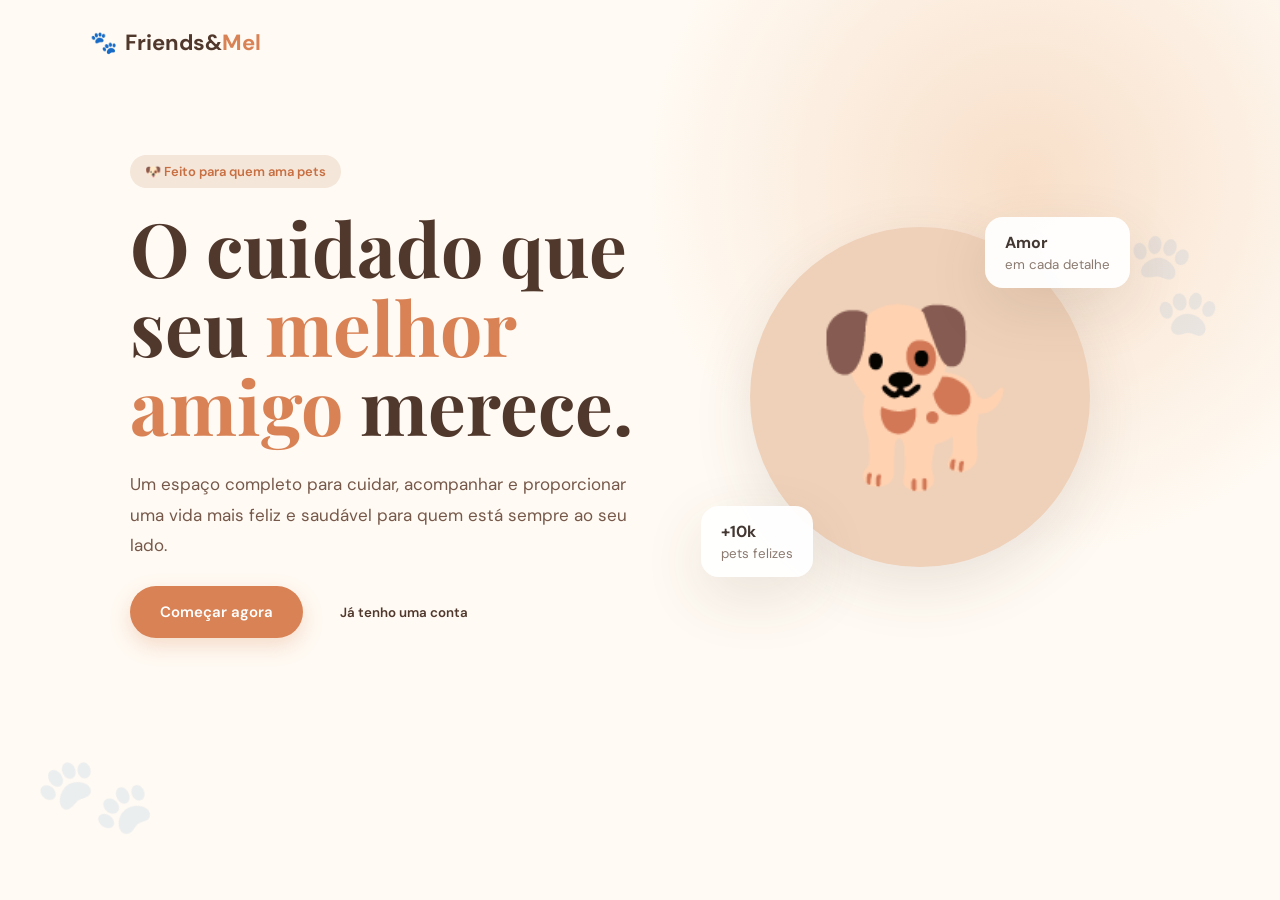
<file: index.html>
<!DOCTYPE html>
<html lang="pt-BR">
<head>
    <meta charset="UTF-8">
    <meta name="viewport" content="width=device-width, initial-scale=1.0">

    <title>Friends&Mel | Seu pet em boas mãos</title>

    <link rel="preconnect" href="https://fonts.googleapis.com">
    <link rel="preconnect" href="https://fonts.gstatic.com" crossorigin>

    <link href="https://fonts.googleapis.com/css2?family=DM+Sans:wght@400;500;600;700&family=Playfair+Display:wght@600;700&display=swap" rel="stylesheet">

    <link rel="stylesheet" href="style.css">
</head>

<body>

    <!-- ==================== PÁGINA INICIAL ==================== -->

    <section id="home" class="hero">

        <nav class="navbar">

            <div class="logo">
                🐾
                <span>Friends&<span>Mel</span></span>
            </div>

        </nav>


        <div class="hero-content">

            <div class="hero-text">

                <span class="tag">
                    🐶 Feito para quem ama pets
                </span>

                <h1>
                    O cuidado que seu
                    <span>melhor amigo</span>
                    merece.
                </h1>

                <p>
                    Um espaço completo para cuidar, acompanhar e
                    proporcionar uma vida mais feliz e saudável para
                    quem está sempre ao seu lado.
                </p>

                <div class="hero-buttons">

              <button
    class="btn btn-primary btn-large"
    onclick="window.location.href='cadastro.html'">
    Começar agora 
</button>
                    <button
                        class="btn btn-link"
                        onclick="mostrarTela('login')">
                        Já tenho uma conta
                    </button>

                </div>

            </div>


            <div class="pet-card">

                <div class="pet-circle">
                    🐕
                </div>

                <div class="floating-card card-top">
                    <strong>Amor</strong>
                    <small>em cada detalhe</small>
                </div>

                <div class="floating-card card-bottom">
                     <strong>+10k</strong>
                    <small>pets felizes</small>
                </div>

            </div>

        </div>


        <div class="paw paw-1">🐾</div>
        <div class="paw paw-2">🐾</div>

    </section>


    <!-- ==================== CADASTRO ==================== -->

    <section id="cadastro" class="auth-screen hidden">

        <div class="auth-box">

            <button class="back" onclick="mostrarTela('home')">
             Voltar
            </button>

            <div class="auth-icon">
                🐾
            </div>

            <h2>Crie sua conta</h2>

            <p class="subtitle">
                Comece a cuidar ainda melhor do seu companheiro.
            </p>


            <form onsubmit="cadastrar(event)">

                <label for="nome">
                    Seu nome
                </label>

                <input
                    type="text"
                    id="nome"
                    placeholder="Digite seu nome"
                    required
                >


                <label for="emailCadastro">
                    E-mail
                </label>

                <input
                    type="email"
                    id="emailCadastro"
                    placeholder="seu@email.com"
                    required
                >


                <label for="senhaCadastro">
                    Senha
                </label>

                <input
                    type="password"
                    id="senhaCadastro"
                    placeholder="Crie uma senha"
                    required
                >


                <button
                    class="btn btn-primary full"
                    type="submit">
                    Criar minha conta
                </button>

            </form>


            <p class="switch">
                Já possui uma conta?

                <button onclick="mostrarTela('login')">
                    Entrar
                </button>
            </p>

        </div>

    </section>


    <!-- ==================== LOGIN ==================== -->

    <section id="login" class="auth-screen hidden">

        <div class="auth-box">

            <button class="back" onclick="mostrarTela('home')">
             Voltar
            </button>

            <div class="auth-icon">
                🐶
            </div>

            <h2>Bem-vindo de volta!</h2>

            <p class="subtitle">
                Entre para continuar cuidando do seu pet.
            </p>


            <form onsubmit="login(event)">

                <label for="emailLogin">
                    E-mail
                </label>

                <input
                    type="email"
                    id="emailLogin"
                    placeholder="seu@email.com"
                    required
                >


                <label for="senhaLogin">
                    Senha
                </label>

                <input
                    type="password"
                    id="senhaLogin"
                    placeholder="Digite sua senha"
                    required
                >


                <div class="forgot">
                    <a href="#">
                        Esqueci minha senha
                    </a>
                </div>


                <button
                    class="btn btn-primary full"
                    type="submit">
                    Entrar
                </button>

            </form>


            <p class="switch">
                Ainda não possui uma conta?

                <button onclick="mostrarTela('cadastro')">
                    Criar conta
                </button>
            </p>

        </div>

    </section>


    <!-- ==================== SITE PRINCIPAL ==================== -->

    <section id="site" class="site-screen hidden">

        <nav class="navbar dashboard-nav">

            <div class="logo">
                🐾
                <span>Friends&<span>Mel</span></span>
            </div>

            <div class="user-area">

                <span id="userName">
                    Olá!
                </span>

                <button
                    class="btn btn-outline"
                    onclick="logout()">
                    Sair
                </button>

            </div>

        </nav>


        <main class="dashboard">

            <div class="welcome">

                <span class="tag">
                    ✨ Área do tutor
                </span>

                <h1>
                    Olá,
                    <span id="welcomeName">
                        amigo
                    </span>!
                </h1>

                <p>
                    Tudo pronto para deixar o dia do seu pet ainda melhor?
                </p>

            </div>


            <div class="dashboard-grid">

                <div class="dashboard-card">

                    <div class="dashboard-icon">
                        🐕
                    </div>

                    <h3>
                        Meus pets
                    </h3>

                    <p>
                        Cadastre e acompanhe seus companheiros.
                    </p>

                    <button>
                        Ver pets
                    </button>

                </div>


                <div class="dashboard-card">

                    <div class="dashboard-icon">
                        ❤️
                    </div>

                    <h3>
                        Cuidados
                    </h3>

                    <p>
                        Organize vacinas, consultas e cuidados.
                    </p>

                    <button>
                        Ver cuidados
                    </button>

                </div>


                <div class="dashboard-card">

                    <div class="dashboard-icon">
                        📅
                    </div>

                    <h3>
                        Agenda
                    </h3>

                    <p>
                        Nunca mais esqueça um compromisso.
                    </p>

                    <button>
                        Minha agenda 
                    </button>

                </div>

            </div>

        </main>

    </section>


    <script src="script.js"></script>

</body>
</html>
</file>
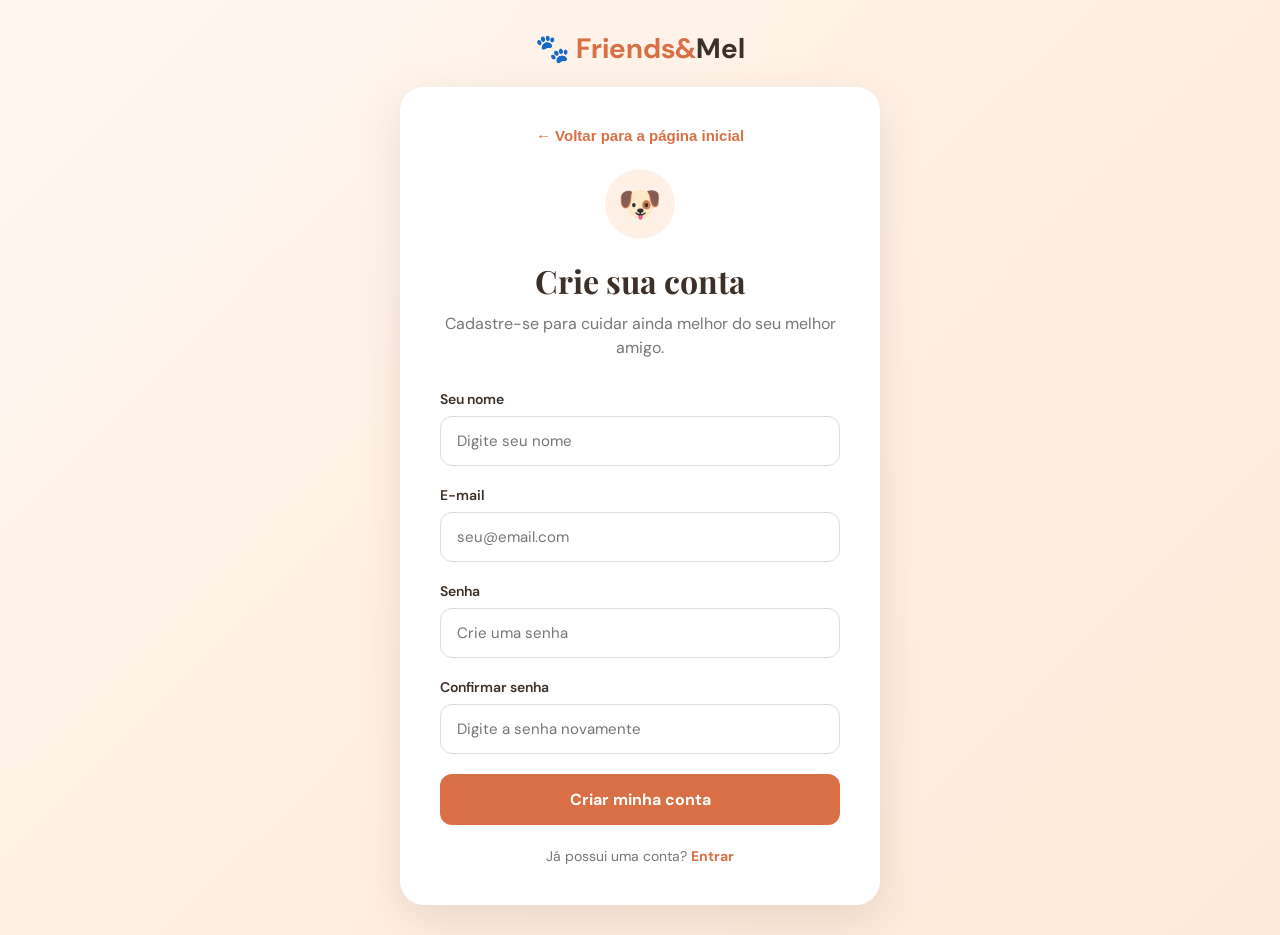
<file: cadastro.html>
<!DOCTYPE html>
<html lang="pt-BR">
<head>
    <meta charset="UTF-8">
    <meta name="viewport" content="width=device-width, initial-scale=1.0">

    <title>Cadastro | Friends&Mel</title>

    <link rel="preconnect" href="https://fonts.googleapis.com">
    <link rel="preconnect" href="https://fonts.gstatic.com" crossorigin>

    <link href="https://fonts.googleapis.com/css2?family=DM+Sans:wght@400;500;600;700&family=Playfair+Display:wght@600;700&display=swap" rel="stylesheet">

    <style>
        * {
            margin: 0;
            padding: 0;
            box-sizing: border-box;
        }

        body {
            font-family: "DM Sans", sans-serif;
            min-height: 100vh;
            background: linear-gradient(135deg, #fff7f0, #ffe8d6);
            display: flex;
            justify-content: center;
            align-items: center;
            padding: 30px;
            color: #3d3028;
        }

        .container {
            width: 100%;
            max-width: 480px;
        }

        .logo {
            text-align: center;
            margin-bottom: 20px;
            font-size: 28px;
            font-weight: 700;
            color: #d86f45;
        }

        .logo span {
            color: #3d3028;
        }

        .cadastro-box {
            background: white;
            padding: 40px;
            border-radius: 24px;
            box-shadow: 0 15px 45px rgba(80, 50, 30, 0.12);
        }

        .icon {
            width: 70px;
            height: 70px;
            margin: 0 auto 20px;
            border-radius: 50%;
            background: #fff0e5;
            display: flex;
            align-items: center;
            justify-content: center;
            font-size: 35px;
        }

        h1 {
            text-align: center;
            font-family: "Playfair Display", serif;
            font-size: 32px;
            margin-bottom: 10px;
            color: #3d3028;
        }

        .subtitle {
            text-align: center;
            color: #777;
            margin-bottom: 30px;
            line-height: 1.5;
        }

        label {
            display: block;
            margin-bottom: 8px;
            font-weight: 600;
            font-size: 14px;
        }

        input {
            width: 100%;
            padding: 14px 16px;
            margin-bottom: 20px;
            border: 1px solid #ddd;
            border-radius: 12px;
            font-size: 15px;
            outline: none;
            transition: 0.3s;
            font-family: inherit;
        }

        input:focus {
            border-color: #d86f45;
            box-shadow: 0 0 0 3px rgba(216, 111, 69, 0.12);
        }

        .btn {
            width: 100%;
            border: none;
            padding: 15px;
            border-radius: 12px;
            font-size: 16px;
            font-weight: 700;
            cursor: pointer;
            transition: 0.3s;
            font-family: inherit;
        }

        .btn-primary {
            background: #d86f45;
            color: white;
        }

        .btn-primary:hover {
            background: #bd5933;
            transform: translateY(-2px);
        }

        .back {
            display: block;
            margin: 0 auto 25px;
            border: none;
            background: none;
            color: #d86f45;
            font-size: 15px;
            font-weight: 600;
            cursor: pointer;
        }

        .back:hover {
            text-decoration: underline;
        }

        .login-link {
            text-align: center;
            margin-top: 22px;
            color: #777;
            font-size: 14px;
        }

        .login-link a {
            color: #d86f45;
            font-weight: 700;
            text-decoration: none;
        }

        .login-link a:hover {
            text-decoration: underline;
        }

        .mensagem {
            display: none;
            margin-top: 20px;
            padding: 15px;
            border-radius: 12px;
            text-align: center;
            font-weight: 600;
        }

        .sucesso {
            display: block;
            background: #e7f8ed;
            color: #267344;
        }

        .erro {
            display: block;
            background: #ffe8e8;
            color: #a83232;
        }

        @media (max-width: 500px) {
            body {
                padding: 15px;
            }

            .cadastro-box {
                padding: 28px 22px;
            }

            h1 {
                font-size: 27px;
            }
        }
    </style>
</head>

<body>

    <div class="container">

        <div class="logo">
            🐾 Friends&<span>Mel</span>
        </div>

        <div class="cadastro-box">

            <button class="back" onclick="voltarInicio()">
                ← Voltar para a página inicial
            </button>

            <div class="icon">
                🐶
            </div>

            <h1>Crie sua conta</h1>

            <p class="subtitle">
                Cadastre-se para cuidar ainda melhor do seu melhor amigo.
            </p>

            <form id="formCadastro">

                <label for="nome">
                    Seu nome
                </label>

                <input
                    type="text"
                    id="nome"
                    placeholder="Digite seu nome"
                    required
                >

                <label for="email">
                    E-mail
                </label>

                <input
                    type="email"
                    id="email"
                    placeholder="seu@email.com"
                    required
                >

                <label for="senha">
                    Senha
                </label>

                <input
                    type="password"
                    id="senha"
                    placeholder="Crie uma senha"
                    minlength="6"
                    required
                >

                <label for="confirmarSenha">
                    Confirmar senha
                </label>

                <input
                    type="password"
                    id="confirmarSenha"
                    placeholder="Digite a senha novamente"
                    minlength="6"
                    required
                >

                <button class="btn btn-primary" type="submit">
                    Criar minha conta
                </button>

            </form>

            <div id="mensagem" class="mensagem"></div>

            <p class="login-link">
                Já possui uma conta?
                <a href="login.html">Entrar</a>
            </p>

        </div>

    </div>

    <script>
        const formCadastro = document.getElementById("formCadastro");
        const mensagem = document.getElementById("mensagem");

        formCadastro.addEventListener("submit", function(event) {

            event.preventDefault();

            const nome = document.getElementById("nome").value.trim();
            const email = document.getElementById("email").value.trim();
            const senha = document.getElementById("senha").value;
            const confirmarSenha = document.getElementById("confirmarSenha").value;

            mensagem.className = "mensagem";

            if (senha.length < 6) {
                mensagem.textContent = "A senha precisa ter pelo menos 6 caracteres.";
                mensagem.classList.add("erro");
                return;
            }

            if (senha !== confirmarSenha) {
                mensagem.textContent = "As senhas não são iguais.";
                mensagem.classList.add("erro");
                return;
            }

            const usuario = {
                nome: nome,
                email: email,
                senha: senha
            };

            localStorage.setItem("usuarioFriendsMel", JSON.stringify(usuario));

            mensagem.textContent = "Conta criada com sucesso! Redirecionando...";
            mensagem.classList.add("sucesso");

           setTimeout(function() {
    window.location.href = "login.html";
}, 2000);
        });

        function voltarInicio() {
            window.location.href = "index.html";
        }
    </script>

</body>
</html>
</file>
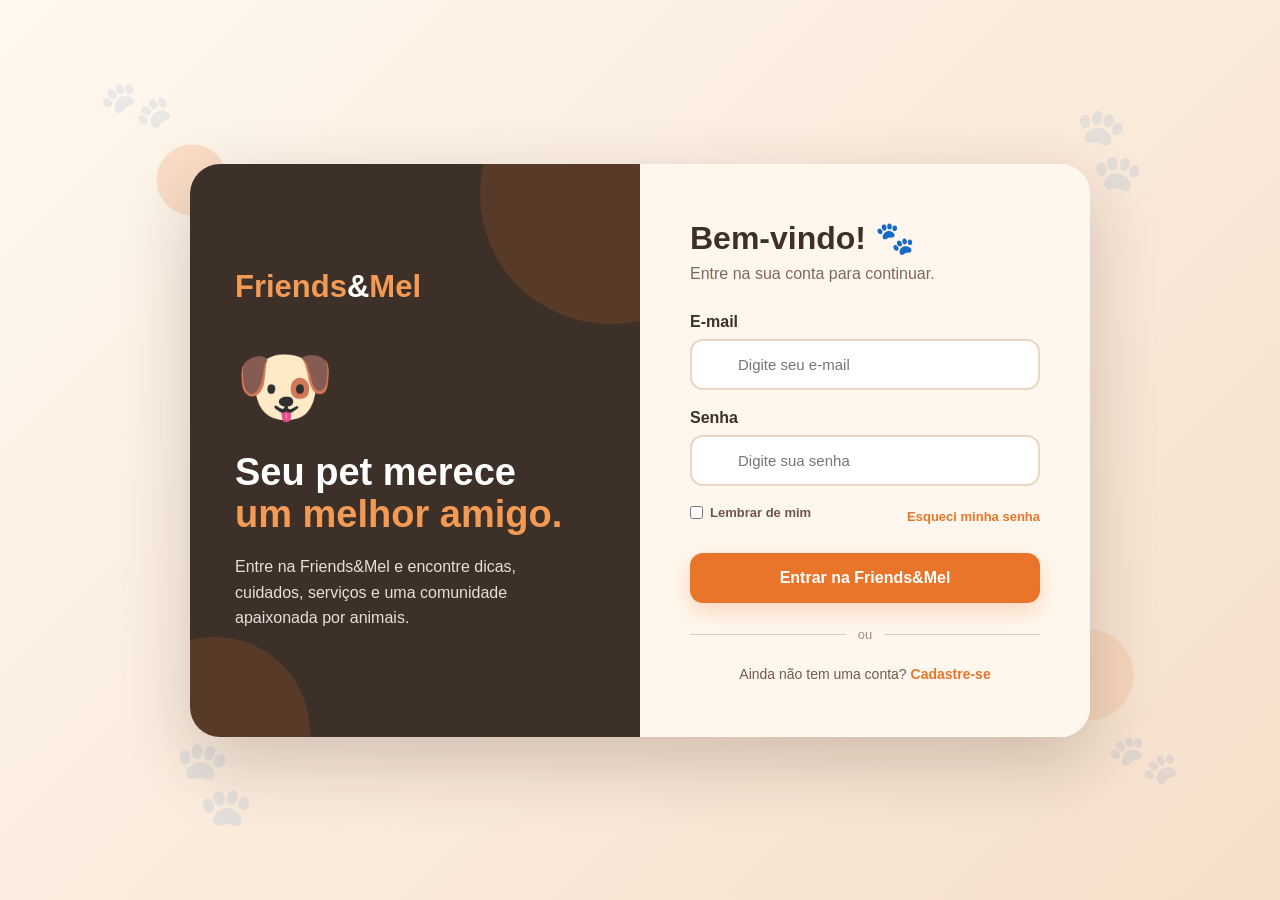
<file: login.html>
<!DOCTYPE html>
<html lang="pt-BR">

<head>
<meta charset="UTF-8">
<meta name="viewport" content="width=device-width, initial-scale=1.0">

<title>Friends&Mel | Login</title>

<style>
/* =========================
CONFIGURAÇÕES GERAIS
========================== */

* {
margin: 0;
padding: 0;
box-sizing: border-box;
font-family: Arial, Helvetica, sans-serif;
}

:root {
--laranja: #e8752a;
--laranja-claro: #f39a55;
--marrom: #3d3028;
--marrom-medio:  #ffe8d6;
--creme: #fff7ed;
--branco: #ffffff;
}

body {
min-height: 100vh;

background:
radial-gradient(
circle at 15% 20%,
rgba(232, 117, 42, 0.18) 0 35px,
transparent 36px
),
radial-gradient(
circle at 85% 75%,
rgba(232, 117, 42, 0.12) 0 45px,
transparent 46px
),
linear-gradient(135deg, #fff8ef, #f5dfca);

color: var(--marrom);

display: flex;
align-items: center;
justify-content: center;

overflow: hidden;

position: relative;
}


/* =========================
PATINHAS DECORATIVAS
========================== */

.paw {
position: absolute;

font-size: 55px;

opacity: 0.09;

color: var(--marrom);

user-select: none;
}

.paw1 {
top: 8%;
left: 8%;
transform: rotate(-20deg);
}

.paw2 {
bottom: 8%;
left: 13%;
transform: rotate(18deg);
font-size: 75px;
}

.paw3 {
top: 12%;
right: 10%;
transform: rotate(25deg);
font-size: 70px;
}

.paw4 {
bottom: 12%;
right: 8%;
transform: rotate(-15deg);
}


/* =========================
CONTAINER PRINCIPAL
========================== */

.login-container {
width: min(900px, 92%);

min-height: 560px;

display: grid;

grid-template-columns: 1fr 1fr;

background: rgba(255, 255, 255, 0.94);

border-radius: 30px;

overflow: hidden;

box-shadow:
0 25px 70px rgba(43, 22, 14, 0.20);

position: relative;

z-index: 2;
}


/* =========================
PARTE ESQUERDA
========================== */

.welcome {
background: var(--marrom);

color: var(--branco);

padding: 55px 45px;

display: flex;

flex-direction: column;

justify-content: center;

position: relative;

overflow: hidden;
}

.welcome::before,
.welcome::after {
content: "";

position: absolute;

border-radius: 50%;

background: var(--laranja);

opacity: 0.15;
}

.welcome::before {
width: 260px;
height: 260px;

top: -100px;
right: -100px;
}

.welcome::after {
width: 190px;
height: 190px;

bottom: -90px;
left: -70px;
}


/* LOGO */

.logo {
font-size: 31px;

font-weight: 800;

color: var(--laranja-claro);

margin-bottom: 35px;

position: relative;

z-index: 1;
}

.logo span {
color: white;
}


/* ÍCONE */

.pet-icon {
font-size: 80px;

margin-bottom: 18px;

position: relative;

z-index: 1;
}


/* TÍTULO */

.welcome h1 {
font-size: 38px;

line-height: 1.1;

margin-bottom: 18px;

position: relative;

z-index: 1;
}

.welcome h1 span {
color: var(--laranja-claro);
}


/* TEXTO */

.welcome p {
color: #eaded8;

line-height: 1.6;

font-size: 16px;

max-width: 330px;

position: relative;

z-index: 1;
}


/* =========================
PARTE DO LOGIN
========================== */

.login {
padding: 55px 50px;

display: flex;

flex-direction: column;

justify-content: center;

background: var(--creme);
}

.login h2 {
font-size: 32px;

color: var(--marrom);

margin-bottom: 8px;
}

.subtitle {
color: #80675b;

margin-bottom: 30px;
}


/* CAMPOS */

.input-group {
margin-bottom: 19px;
}

label {
display: block;

font-weight: 700;

margin-bottom: 8px;

color: var(--marrom);
}

.input-box {
position: relative;
}

.input-box span {
position: absolute;

left: 15px;

top: 50%;

transform: translateY(-50%);

font-size: 19px;
}

input {
width: 100%;

padding: 15px 15px 15px 46px;

border: 2px solid #ead6c5;

border-radius: 13px;

background: white;

color: var(--marrom);

font-size: 15px;

outline: none;

transition: 0.25s;
}

input:focus {
border-color: var(--laranja);

box-shadow:
0 0 0 4px rgba(232, 117, 42, 0.12);
}


/* =========================
OPÇÕES
========================== */

.options {
display: flex;

justify-content: space-between;

align-items: center;

margin: 3px 0 25px;

font-size: 13px;
}

.remember {
display: flex;

align-items: center;

gap: 7px;

color: #6e554a;
}

.remember input {
width: auto;

accent-color: var(--laranja);
}

.forgot {
color: var(--laranja);

font-weight: bold;

cursor: pointer;
}


/* =========================
BOTÃO
========================== */

.btn-login {
width: 100%;

padding: 16px;

border: none;

border-radius: 13px;

background: var(--laranja);

color: white;

font-size: 16px;

font-weight: 800;

cursor: pointer;

transition: 0.25s;

box-shadow:
0 8px 20px rgba(232, 117, 42, 0.25);
}

.btn-login:hover {
background: #cf5f19;

transform: translateY(-2px);
}


/* =========================
DIVISÓRIA
========================== */

.divider {
display: flex;

align-items: center;

gap: 12px;

margin: 24px 0;

color: #a68c7e;

font-size: 13px;
}

.divider::before,
.divider::after {
content: "";

flex: 1;

height: 1px;

background: #dfcbb9;
}


/* =========================
CADASTRO
========================== */

.register {
text-align: center;

color: #72594d;

font-size: 14px;
}

.register a {
color: var(--laranja);

font-weight: 800;

text-decoration: none;

cursor: pointer;
}


/* =========================
MENSAGEM DO JAVASCRIPT
========================== */

.message {
margin-top: 15px;

padding: 11px;

border-radius: 10px;

text-align: center;

font-size: 14px;

display: none;
}

.message.success {
display: block;

background: #e5f4df;

color: #35612b;
}

.message.error {
display: block;

background: #ffe5df;

color: #8a3324;
}


/* =========================
RESPONSIVIDADE
========================== */

@media (max-width: 720px) {

body {
overflow: auto;

padding: 25px 0;
}

.login-container {
grid-template-columns: 1fr;

min-height: auto;
}

.welcome {
padding: 40px 30px;

text-align: center;

align-items: center;
}

.welcome h1 {
font-size: 30px;
}

.login {
padding: 40px 30px;
}
}
</style>
</head>


<body>

<!-- PATINHAS -->

<div class="paw paw1">🐾</div>

<div class="paw paw2">🐾</div>

<div class="paw paw3">🐾</div>

<div class="paw paw4">🐾</div>


<!-- CONTEÚDO -->

<main class="login-container">


<!-- LADO ESQUERDO -->

<section class="welcome">

<div class="logo">
Friends<span>&</span>Mel 
</div>

<div class="pet-icon">
🐶
</div>

<h1>
Seu pet merece
<br>
<span>um melhor amigo.</span>
</h1>

<p>
Entre na Friends&Mel e encontre dicas,
cuidados, serviços e uma comunidade
apaixonada por animais.
</p>

</section>



<!-- LADO DIREITO -->

<section class="login">

<h2>
Bem-vindo! 🐾
</h2>

<p class="subtitle">
Entre na sua conta para continuar.
</p>


<!-- FORMULÁRIO -->

<form id="loginForm">


<!-- E-MAIL -->

<div class="input-group">

<label for="email">
E-mail
</label>

<div class="input-box">


<input
type="email"
id="email"
placeholder="Digite seu e-mail"
required
>

</div>

</div>



<!-- SENHA -->

<div class="input-group">

<label for="password">
Senha
</label>

<div class="input-box">


<input
type="password"
id="password"
placeholder="Digite sua senha"
required
>

</div>

</div>



<!-- OPÇÕES -->

<div class="options">

<label class="remember">

<input
type="checkbox"
id="remember"
>

Lembrar de mim

</label>


<span
class="forgot"
id="forgot"
>
Esqueci minha senha
</span>

</div>



<!-- BOTÃO -->

<button
class="btn-login"
type="submit"
>
Entrar na Friends&Mel 
</button>



<!-- MENSAGEM -->

<div
class="message"
id="message"
></div>



<!-- DIVISÓRIA -->

<div class="divider">
ou
</div>



<!-- CADASTRO -->

<p class="register">

Ainda não tem uma conta?

<a
href="#"
id="register"
>
Cadastre-se
</a>

</p>

</form>

</section>

</main>



<!-- =========================
JAVASCRIPT
========================== -->

<script>

const form =
document.getElementById("loginForm");

const message =
document.getElementById("message");

const forgot =
document.getElementById("forgot");

const register =
document.getElementById("register");



/* LOGIN */

form.addEventListener("submit", function(event) {

event.preventDefault();


const email =
document.getElementById("email").value.trim();

const password =
document.getElementById("password").value.trim();


message.className = "message";


/* Verifica campos */

if (!email || !password) {

message.textContent =
"Preencha todos os campos. 🐾";

message.classList.add("error");

return;
}


/* Verifica tamanho da senha */

if (password.length < 6) {

message.textContent =
"A senha precisa ter pelo menos 6 caracteres.";

message.classList.add("error");

return;
}


/* Login */

message.textContent =
"Login realizado com sucesso! Bem-vindo à Friends&Mel 🐶🧡";

message.classList.add("success");

});



/* ESQUECI MINHA SENHA */

forgot.addEventListener("click", function() {

const email =
document.getElementById("email").value.trim();


if (!email) {

alert(
"Digite seu e-mail primeiro para recuperar a senha."
);

} else {

alert(
"Um link de recuperação seria enviado para: "
+ email
);

}

});



/* CADASTRO */

register.addEventListener("click", function(event) {

event.preventDefault();

alert(
"Área de cadastro da Friends&Mel."
);

});

</script>

</body>

</html>
</file>
<file: style.css>
/* =========================
   CONFIGURAÇÕES
========================= */

:root {
    --cream: #fffaf3;
    --white: #ffffff;

    --brown: #51382d;
    --brown-light: #76584a;

    --orange: #d98255;
    --orange-dark: #c86f42;

    --text: #443832;

    --border: #e4d8cf;

    --shadow:
        0 20px 60px rgba(81, 56, 45, 0.12);
}


* {
    margin: 0;
    padding: 0;
    box-sizing: border-box;
}


body {
    font-family: "DM Sans", sans-serif;

    color: var(--text);

    background: var(--cream);
}


button,
input {
    font-family: inherit;
}


button {
    cursor: pointer;
}


/* =========================
   NAVBAR
========================= */

.navbar {
    width: 100%;

    padding: 28px 7%;

    display: flex;

    align-items: center;

    justify-content: space-between;

    position: relative;

    z-index: 10;
}


.logo {
    display: flex;

    align-items: center;

    gap: 8px;

    font-size: 22px;

    font-weight: 700;

    color: var(--brown);
}


.logo > span > span {
    color: var(--orange);
}


.nav-buttons {
    display: flex;

    gap: 12px;
}


/* =========================
   BOTÕES
========================= */

.btn {
    border: none;

    padding: 12px 22px;

    border-radius: 30px;

    font-weight: 600;

    transition: 0.3s;
}


.btn-primary {
    background: var(--orange);

    color: white;

    box-shadow:
        0 8px 20px
        rgba(217, 130, 85, 0.25);
}


.btn-primary:hover {
    background: var(--orange-dark);

    transform: translateY(-2px);
}


.btn-outline {
    background: transparent;

    color: var(--brown);

    border: 1px solid #d9c9bd;
}


.btn-outline:hover {
    background: white;
}


.btn-large {
    padding: 16px 30px;

    font-size: 15px;
}


.btn-link {
    background: transparent;

    color: var(--brown);
}


.btn-link:hover {
    color: var(--orange);
}


.full {
    width: 100%;

    padding: 15px;

    margin-top: 12px;
}


/* =========================
   PÁGINA INICIAL
========================= */

.hero {
    min-height: 100vh;

    position: relative;

    overflow: hidden;

    background:
        radial-gradient(
            circle at 80% 20%,
            #f8dfc9 0%,
            transparent 30%
        ),

        var(--cream);
}


.hero-content {
    max-width: 1200px;

    margin: 0 auto;

    padding: 70px 7%;

    display: grid;

    grid-template-columns: 1fr 0.9fr;

    align-items: center;

    gap: 50px;
}


/* =========================
   TEXTO
========================= */

.tag {
    display: inline-block;

    padding: 8px 15px;

    background: #f4e6d9;

    color: var(--orange-dark);

    border-radius: 30px;

    font-size: 13px;

    font-weight: 600;

    margin-bottom: 20px;
}


.hero h1 {
    font-family: "Playfair Display", serif;

    font-size: clamp(45px, 6vw, 75px);

    line-height: 1.05;

    color: var(--brown);

    max-width: 650px;
}


.hero h1 span {
    color: var(--orange);
}


.hero-text p {
    margin: 25px 0;

    max-width: 550px;

    font-size: 17px;

    line-height: 1.8;

    color: var(--brown-light);
}


.hero-buttons {
    display: flex;

    align-items: center;

    gap: 15px;
}


/* =========================
   PET
========================= */

.pet-card {
    height: 460px;

    position: relative;

    display: flex;

    align-items: center;

    justify-content: center;
}


.pet-circle {
    width: 340px;

    height: 340px;

    border-radius: 50%;

    background: #efd1b9;

    display: flex;

    align-items: center;

    justify-content: center;

    font-size: 170px;

    box-shadow: var(--shadow);

    animation: floating 4s ease-in-out infinite;
}


.floating-card {
    position: absolute;

    background: rgba(255, 255, 255, 0.95);

    padding: 15px 20px;

    border-radius: 18px;

    box-shadow: var(--shadow);

    display: flex;

    flex-direction: column;
}


.floating-card small {
    color: #8b7a70;

    margin-top: 3px;
}


.card-top {
    top: 50px;

    right: 20px;
}


.card-bottom {
    bottom: 50px;

    left: 10px;
}


/* ANIMAÇÃO */

@keyframes floating {

    0%,
    100% {
        transform: translateY(0);
    }

    50% {
        transform: translateY(-12px);
    }
}


/* =========================
   PATINHAS
========================= */

.paw {
    position: absolute;

    opacity: 0.08;

    font-size: 90px;
}


.paw-1 {
    left: 3%;

    bottom: 5%;

    transform: rotate(-20deg);
}


.paw-2 {
    right: 4%;

    top: 25%;

    transform: rotate(20deg);
}


/* =========================
   LOGIN / CADASTRO
========================= */

.auth-screen {
    min-height: 100vh;

    display: flex;

    align-items: center;

    justify-content: center;

    padding: 30px;

    background:
        radial-gradient(
            circle at top right,
            #f4dcc8,
            transparent 35%
        ),

        var(--cream);
}


.auth-box {
    width: 100%;

    max-width: 440px;

    background: white;

    padding: 45px;

    border-radius: 28px;

    box-shadow: var(--shadow);

    position: relative;
}


.back {
    border: none;

    background: transparent;

    color: var(--brown-light);

    margin-bottom: 30px;

    font-weight: 600;
}


.auth-icon {
    width: 65px;

    height: 65px;

    border-radius: 20px;

    background: #f7e2d1;

    display: flex;

    align-items: center;

    justify-content: center;

    font-size: 32px;

    margin-bottom: 20px;
}


.auth-box h2 {
    font-family: "Playfair Display", serif;

    color: var(--brown);

    font-size: 34px;
}


.subtitle {
    margin: 10px 0 28px;

    color: #8b7a70;

    line-height: 1.6;
}


.auth-box form {
    display: flex;

    flex-direction: column;
}


.auth-box label {
    font-size: 14px;

    font-weight: 600;

    margin: 12px 0 7px;
}


.auth-box input {
    width: 100%;

    padding: 14px 16px;

    border: 1px solid var(--border);

    border-radius: 12px;

    outline: none;

    transition: 0.2s;

    font-size: 14px;
}


.auth-box input:focus {
    border-color: var(--orange);

    box-shadow:
        0 0 0 3px
        rgba(217, 130, 85, 0.1);
}


.forgot {
    text-align: right;

    margin: 12px 0;
}


.forgot a {
    color: var(--orange-dark);

    font-size: 13px;
}


.switch {
    text-align: center;

    margin-top: 25px;

    color: #8b7a70;

    font-size: 14px;
}


.switch button {
    border: none;

    background: transparent;

    color: var(--orange-dark);

    font-weight: 700;
}


/* =========================
   SITE PRINCIPAL
========================= */

.site-screen {
    min-height: 100vh;

    background: var(--cream);
}


.dashboard-nav {
    background: rgba(255, 255, 255, 0.7);

    border-bottom: 1px solid #eee3da;
}


.user-area {
    display: flex;

    align-items: center;

    gap: 18px;

    font-weight: 600;
}


.dashboard {
    max-width: 1150px;

    margin: auto;

    padding: 70px 7%;
}


.welcome h1 {
    font-family: "Playfair Display", serif;

    color: var(--brown);

    font-size: 48px;
}


.welcome h1 span {
    color: var(--orange);
}


.welcome p {
    color: var(--brown-light);

    margin-top: 10px;
}


/* =========================
   CARDS
========================= */

.dashboard-grid {
    display: grid;

    grid-template-columns:
        repeat(3, 1fr);

    gap: 20px;

    margin-top: 45px;
}


.dashboard-card {
    background: white;

    padding: 30px;

    border-radius: 24px;

    box-shadow:
        0 10px 35px
        rgba(81, 56, 45, 0.07);

    transition: 0.3s;
}


.dashboard-card:hover {
    transform: translateY(-5px);
}


.dashboard-icon {
    font-size: 35px;

    margin-bottom: 20px;
}


.dashboard-card h3 {
    color: var(--brown);

    margin-bottom: 10px;
}


.dashboard-card p {
    color: #8b7a70;

    line-height: 1.6;

    margin-bottom: 20px;
}


.dashboard-card button {
    border: none;

    background: transparent;

    color: var(--orange-dark);

    font-weight: 700;
}


/* =========================
   ESCONDER
========================= */

.hidden {
    display: none;
}


/* =========================
   RESPONSIVIDADE
========================= */

@media (max-width: 800px) {

    .hero-content {
        grid-template-columns: 1fr;

        text-align: center;

        padding-top: 40px;
    }


    .hero-text p {
        margin-left: auto;

        margin-right: auto;
    }


    .hero-buttons {
        justify-content: center;

        flex-wrap: wrap;
    }


    .pet-card {
        height: 330px;
    }


    .pet-circle {
        width: 250px;

        height: 250px;

        font-size: 120px;
    }


    .dashboard-grid {
        grid-template-columns: 1fr;
    }


    .welcome h1 {
        font-size: 38px;
    }


    .auth-box {
        padding: 30px;
    }
}


@media (max-width: 500px) {

    .navbar {
        padding: 20px;
    }


    .nav-buttons .btn-outline {
        display: none;
    }


    .hero h1 {
        font-size: 43px;
    }


    .floating-card {
        transform: scale(0.85);
    }
}
</file>
